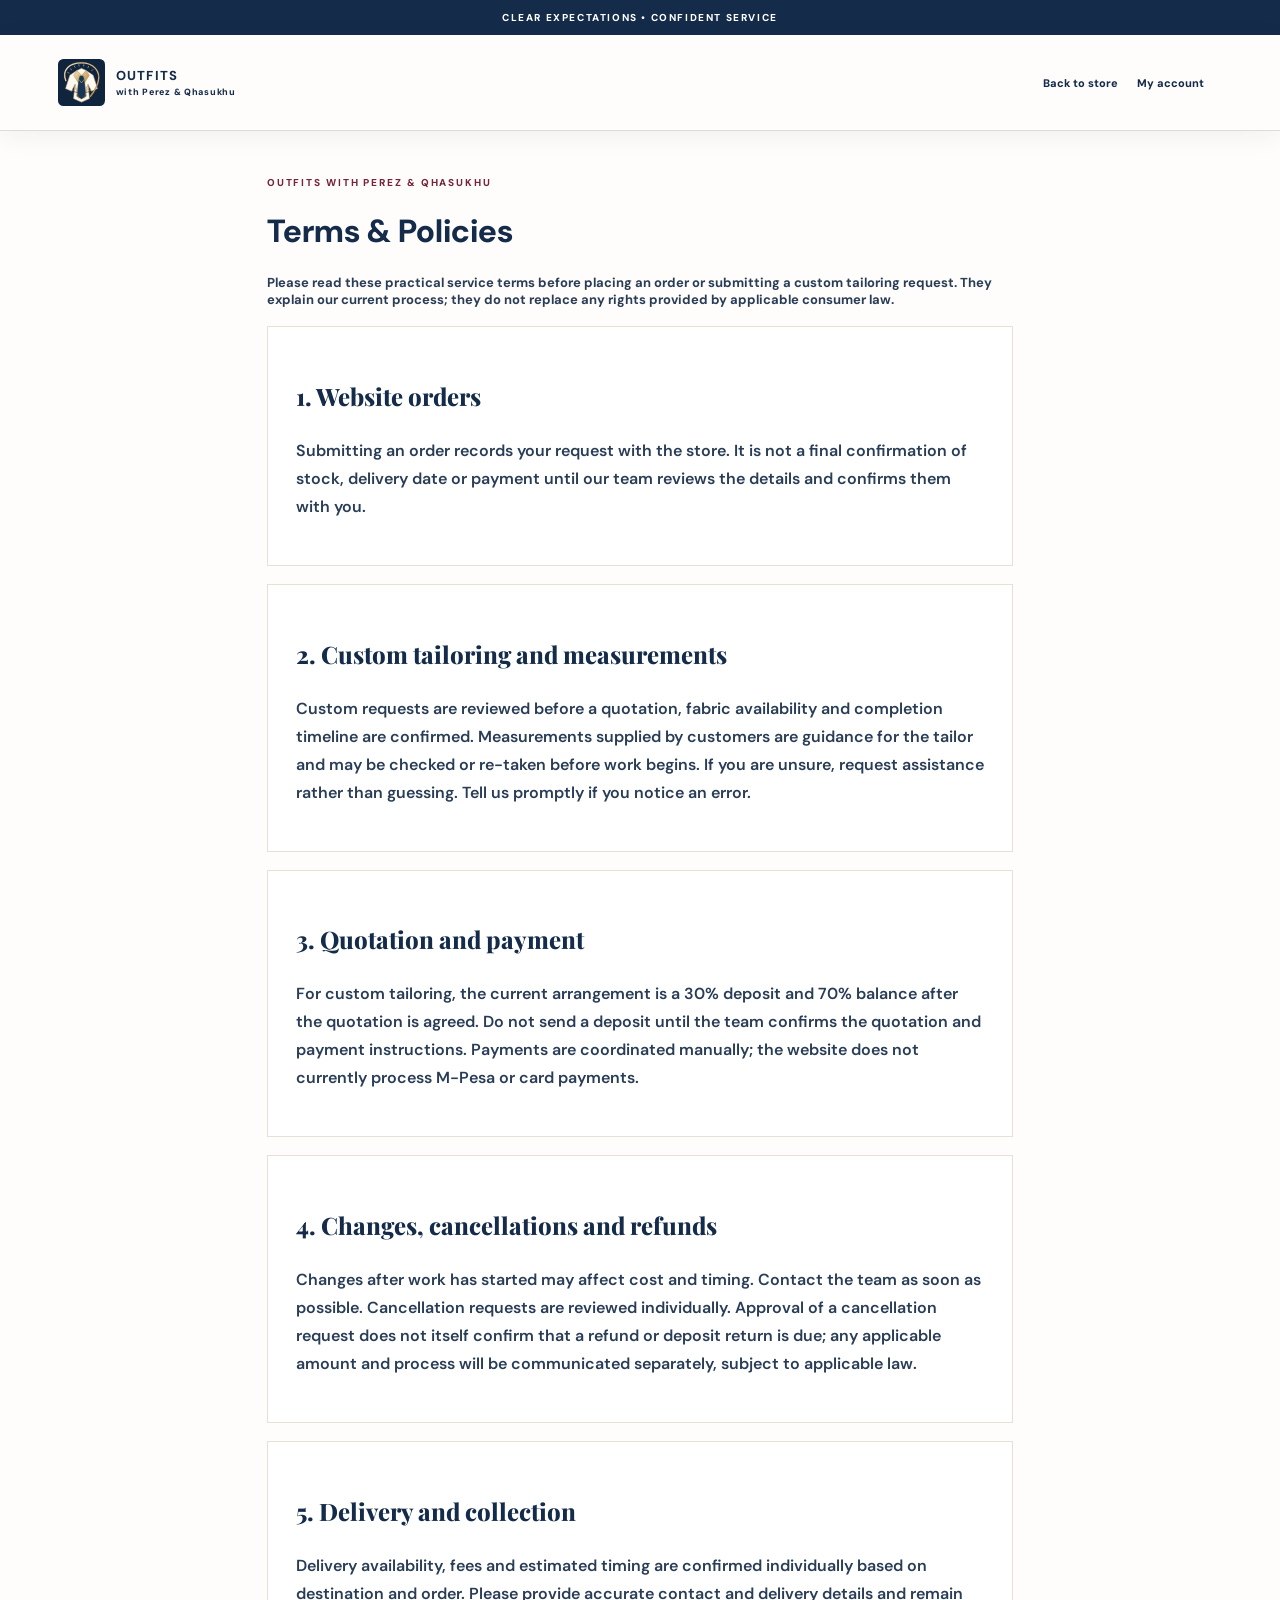
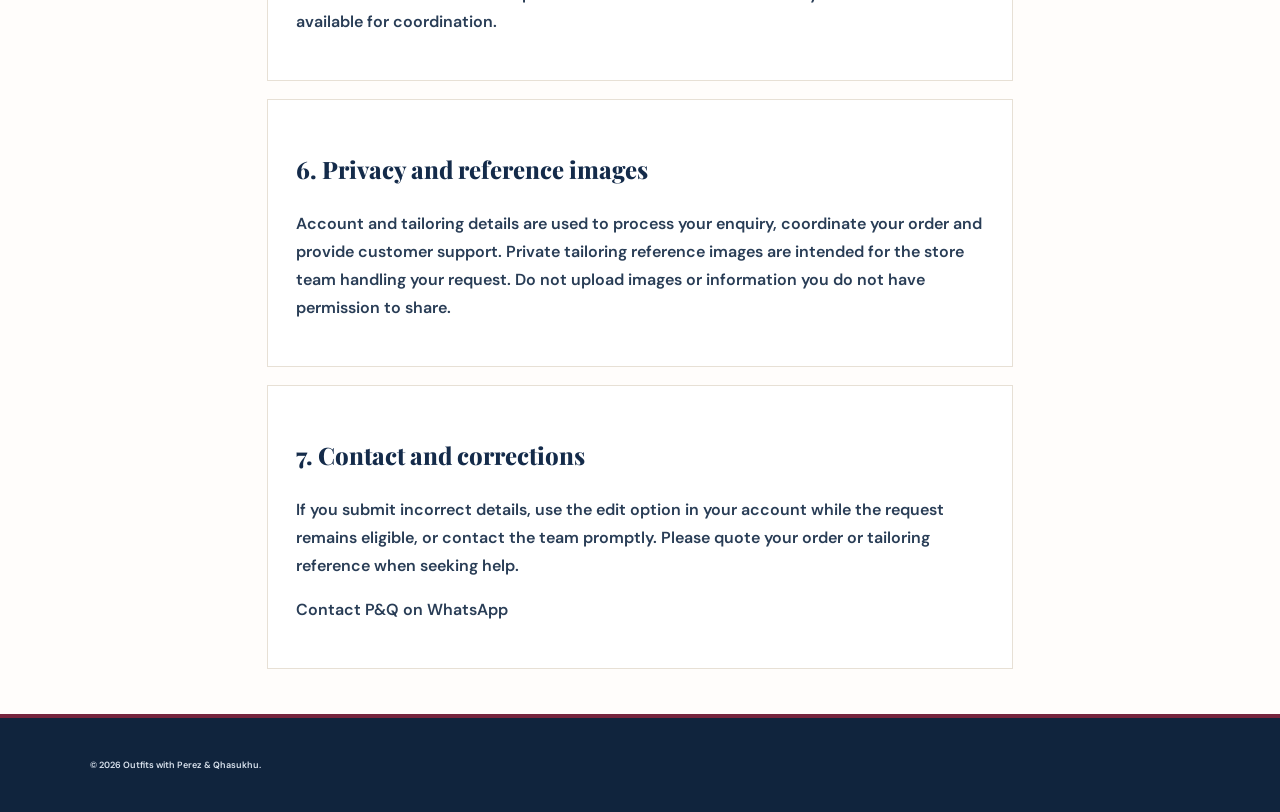
<file: terms.html>
<!doctype html>
<html lang="en"><head><meta charset="utf-8"><meta name="viewport" content="width=device-width,initial-scale=1"><title>Terms & Policies | Outfits with Perez & Qhasukhu</title><link rel="stylesheet" href="styles.css"><style>.terms-wrap{max-width:900px;margin:45px auto;padding:0 6vw}.terms-card{background:#fff;border:1px solid #e7e0d5;padding:28px;margin:18px 0;line-height:1.75}.terms-card h2{font-family:'Playfair Display';font-weight:500}.terms-card li{margin:8px 0}.terms-note{color:#666;font-size:13px}</style></head><body><div class="announcement">CLEAR EXPECTATIONS • CONFIDENT SERVICE</div><header class="site-header"><a class="brand" href="index.html"><img class="brand-logo" src="logo.svg" alt="P/Q logo"><span><strong>OUTFITS</strong><small>with Perez & Qhasukhu</small></span></a><nav><a href="index.html">Back to store</a><a href="account.html">My account</a></nav></header><main class="terms-wrap"><p class="eyebrow">OUTFITS WITH PEREZ & QHASUKHU</p><h1>Terms & Policies</h1><p class="terms-note">Please read these practical service terms before placing an order or submitting a custom tailoring request. They explain our current process; they do not replace any rights provided by applicable consumer law.</p>
<section class="terms-card"><h2>1. Website orders</h2><p>Submitting an order records your request with the store. It is not a final confirmation of stock, delivery date or payment until our team reviews the details and confirms them with you.</p></section>
<section class="terms-card"><h2>2. Custom tailoring and measurements</h2><p>Custom requests are reviewed before a quotation, fabric availability and completion timeline are confirmed. Measurements supplied by customers are guidance for the tailor and may be checked or re-taken before work begins. If you are unsure, request assistance rather than guessing. Tell us promptly if you notice an error.</p></section>
<section class="terms-card"><h2>3. Quotation and payment</h2><p>For custom tailoring, the current arrangement is a 30% deposit and 70% balance after the quotation is agreed. Do not send a deposit until the team confirms the quotation and payment instructions. Payments are coordinated manually; the website does not currently process M-Pesa or card payments.</p></section>
<section class="terms-card"><h2>4. Changes, cancellations and refunds</h2><p>Changes after work has started may affect cost and timing. Contact the team as soon as possible. Cancellation requests are reviewed individually. Approval of a cancellation request does not itself confirm that a refund or deposit return is due; any applicable amount and process will be communicated separately, subject to applicable law.</p></section>
<section class="terms-card"><h2>5. Delivery and collection</h2><p>Delivery availability, fees and estimated timing are confirmed individually based on destination and order. Please provide accurate contact and delivery details and remain available for coordination.</p></section>
<section class="terms-card"><h2>6. Privacy and reference images</h2><p>Account and tailoring details are used to process your enquiry, coordinate your order and provide customer support. Private tailoring reference images are intended for the store team handling your request. Do not upload images or information you do not have permission to share.</p></section>
<section class="terms-card"><h2>7. Contact and corrections</h2><p>If you submit incorrect details, use the edit option in your account while the request remains eligible, or contact the team promptly. Please quote your order or tailoring reference when seeking help.</p><p><a href="https://wa.me/254799281744" target="_blank" rel="noopener">Contact P&Q on WhatsApp</a></p></section></main><footer><p>© 2026 Outfits with Perez & Qhasukhu.</p></footer></body></html>
</file>
<file: styles.css>
@import url('https://fonts.googleapis.com/css2?family=DM+Sans:wght@400;500;600;700&family=Playfair+Display:ital,wght@0,500;0,600;1,500;1,600&display=swap');
:root{--ink:#142338;--muted:#6e6e72;--cream:#f6f2ea;--paper:#fffdf8;--gold:#b69252;--line:#e7e0d5;--white:#fff;--shadow:0 22px 60px rgba(16,17,19,.11)}
*{box-sizing:border-box}html{scroll-behavior:smooth}body{margin:0;background:var(--paper);color:var(--ink);font-family:"DM Sans",Arial,sans-serif}a{text-decoration:none;color:inherit}button,input{font:inherit}.announcement{background:var(--ink);color:#fff;text-align:center;font-size:11px;letter-spacing:.12em;padding:9px;text-transform:uppercase}.site-header{height:82px;display:flex;align-items:center;padding:0 5vw;border-bottom:1px solid var(--line);background:rgba(255,253,248,.94);backdrop-filter:blur(14px);position:sticky;top:0;z-index:30}.brand{display:flex;align-items:center;gap:11px;margin-right:auto}.brand-logo{width:47px;height:47px;object-fit:contain;flex:0 0 auto}.brand strong{display:block;font-size:13px;letter-spacing:.14em}.brand small{display:block;color:var(--muted);font-size:9px;letter-spacing:.08em;margin-top:2px}.site-header nav{display:flex;gap:25px;margin-right:25px}.site-header nav a{font-size:12px;color:#454549}.site-header nav a:hover{color:var(--gold)}.cart-btn,.menu-btn{border:0;background:transparent;cursor:pointer}.cart-btn{font-size:12px;font-weight:700}.cart-btn span{display:inline-grid;place-items:center;background:var(--ink);color:#fff;width:21px;height:21px;border-radius:50%;margin-left:5px;font-size:10px}.menu-btn{display:none;font-size:23px}.hero{min-height:650px;display:grid;grid-template-columns:1fr 1fr;padding:80px 8vw 60px;gap:30px;overflow:hidden;background:linear-gradient(115deg,#f6f2ea 0%,#fffdf8 56%,#ece7dc 100%)}.eyebrow{font-size:10px;font-weight:700;letter-spacing:.19em;color:var(--gold);margin:0 0 16px}.hero h1,.tailoring h2,.about h2,.contact h2{font-family:"Playfair Display",serif;font-weight:500;font-size:clamp(47px,6vw,82px);line-height:.98;margin:0}.hero h1 em,.tailoring h2 em{color:var(--gold);font-weight:500}.hero-text{max-width:540px;color:#5d5c60;line-height:1.75;margin:25px 0}.hero-actions{display:flex;align-items:center;gap:25px;margin:28px 0}.btn{display:inline-flex;align-items:center;justify-content:center;border:1px solid transparent;padding:14px 22px;text-transform:uppercase;letter-spacing:.13em;font-size:10px;font-weight:700;cursor:pointer}.btn-dark{background:var(--ink);color:#fff}.btn-light{background:#fff;color:var(--ink)}.text-link{font-size:11px;font-weight:700;border-bottom:1px solid currentColor;padding-bottom:3px}.hero-proof{display:flex;gap:17px;flex-wrap:wrap;color:#737177;font-size:10px}.hero-art{position:relative;min-height:480px;background:linear-gradient(135deg,rgba(20,35,56,.08),rgba(198,163,101,.12));border-radius:3px}.hero-card{position:absolute;background:#d9d2c5;box-shadow:var(--shadow);overflow:hidden}.hero-card span{position:absolute;bottom:17px;left:18px;color:#fff;font-size:10px;letter-spacing:.15em;font-weight:700;text-shadow:0 2px 10px #000}.card-a{width:53%;height:76%;right:7%;top:4%;transform:rotate(3deg);background:linear-gradient(180deg,rgba(20,35,56,.02),rgba(20,35,56,.45)),url("https://images.unsplash.com/photo-1594938298603-c8148c4dae35?auto=format&fit=crop&w=900&q=85") center/cover}.card-b{width:50%;height:69%;left:8%;bottom:2%;transform:rotate(-5deg);background:linear-gradient(180deg,rgba(20,35,56,.02),rgba(20,35,56,.4)),url("https://images.unsplash.com/photo-1598554747436-c9293d6a588f?auto=format&fit=crop&w=900&q=85") center/cover}.gold-orb{width:170px;height:170px;border-radius:50%;border:1px solid var(--gold);position:absolute;right:-35px;bottom:20px}.silhouette{display:none;position:absolute;inset:10% 18% 0;background:linear-gradient(180deg,#444,#111);border-radius:48% 48% 4% 4%;opacity:.8}.female{inset:7% 25% 0;border-radius:45% 45% 2% 2%;background:linear-gradient(180deg,#514a43,#191817)}.silhouette:before{content:"";position:absolute;width:30%;aspect-ratio:1;border-radius:50%;background:#8c8173;left:35%;top:-7%}.trust-strip{display:grid;grid-template-columns:repeat(4,1fr);border-bottom:1px solid var(--line);border-top:1px solid var(--line);background:#fff;padding:24px 8vw}.trust-strip div{display:flex;align-items:center;gap:15px;border-right:1px solid var(--line);padding-left:25px}.trust-strip div:first-child{padding-left:0}.trust-strip div:last-child{border:0}.trust-strip b{font-family:"Playfair Display";color:var(--gold);font-size:19px}.trust-strip span{font-size:12px;font-weight:600}.trust-strip small{display:block;color:var(--muted);font-size:9px;margin-top:3px;font-weight:400}.section{padding:95px 8vw}.section-head{display:flex;align-items:end;justify-content:space-between;margin-bottom:35px}.section h2{font-family:"Playfair Display";font-size:46px;font-weight:500;margin:0}.category-grid{display:grid;grid-template-columns:1.1fr 1.1fr .8fr;gap:14px}.category-tile{height:310px;border:0;color:#fff;text-align:left;padding:27px;display:flex;flex-direction:column;justify-content:end;cursor:pointer;background-size:cover;background-position:center;position:relative;overflow:hidden}.category-tile:before{content:"";position:absolute;inset:0;background:linear-gradient(transparent 35%,rgba(0,0,0,.72))}.category-tile>*{position:relative}.category-tile span{font-family:"Playfair Display";font-size:30px}.category-tile small{font-size:10px;letter-spacing:.08em;margin-top:5px}.men{background:linear-gradient(135deg,#777267,#252525)}.women{background:linear-gradient(135deg,#b8aa97,#3e3834)}.accessories{background:linear-gradient(135deg,#9d875f,#171615)}.shop-section{padding-top:20px}.shop-tools{display:flex;justify-content:space-between;align-items:center;gap:20px;margin-bottom:30px}.filters{display:flex;gap:8px;flex-wrap:wrap}.filter{border:1px solid var(--line);background:transparent;padding:9px 13px;font-size:10px;cursor:pointer}.filter.active{background:var(--ink);color:#fff;border-color:var(--ink)}.search{border-bottom:1px solid var(--ink);display:flex;align-items:center;gap:7px;width:230px;padding:6px 0}.search input{border:0;outline:0;background:transparent;width:100%;font-size:11px}.product-grid{display:grid;grid-template-columns:repeat(3,1fr);gap:20px}.product-card{position:relative}.product-image{height:360px;background:#e7e0d5;position:relative;overflow:hidden}.product-image img{width:100%;height:100%;object-fit:cover}.product-image .placeholder{height:100%;display:grid;place-items:center;color:#91897e;font-family:"Playfair Display";font-size:42px}.badge{position:absolute;left:12px;top:12px;background:#fff;padding:6px 9px;font-size:8px;font-weight:700;letter-spacing:.1em}.quick{position:absolute;right:12px;bottom:12px;border:0;background:#fff;padding:10px 13px;font-size:9px;font-weight:700;cursor:pointer;opacity:0;transform:translateY(5px);transition:.2s}.product-card:hover .quick{opacity:1;transform:none}.product-info{padding:14px 2px}.product-info h3{font-family:"Playfair Display";font-size:21px;font-weight:500;margin:0 0 5px}.product-meta{display:flex;justify-content:space-between;align-items:center;color:var(--muted);font-size:10px}.price{color:var(--ink);font-weight:700}.empty-state{text-align:center;padding:60px;color:var(--muted)}.tailoring{margin:0 8vw 90px;padding:75px 7vw;background:var(--ink);color:#fff;display:grid;grid-template-columns:1fr 1fr;gap:80px}.tailoring .eyebrow{color:#d1b477}.tailoring-copy>p{color:#c9c8c6;line-height:1.8;margin-top:0}.tailoring ol{list-style:none;padding:0;margin:28px 0}.tailoring li{border-top:1px solid #3b3c3e;padding:18px 0}.tailoring li b{display:block;font-size:12px}.tailoring li span{display:block;color:#9d9d9f;font-size:10px;margin-top:5px}.about{display:grid;grid-template-columns:1fr 2fr;gap:80px;align-items:center;background:var(--cream)}.about-number{font-family:"Playfair Display";font-size:150px;color:var(--gold);opacity:.55}.about p:not(.eyebrow):not(.quote){max-width:680px;line-height:1.8;color:#626166}.quote{font-family:"Playfair Display";font-style:italic;font-size:25px}.contact{padding:80px 8vw;display:grid;grid-template-columns:1fr 1fr;gap:60px;align-items:end}.contact h2{font-size:50px}.contact p:not(.eyebrow){color:var(--muted);line-height:1.7}.contact-cards{display:grid;grid-template-columns:1fr 1fr;gap:10px}.contact-cards a{border:1px solid var(--line);padding:20px;background:#fff}.contact-cards a:last-child{grid-column:span 2;background:var(--ink);color:#fff}.contact-cards small{display:block;color:var(--gold);font-size:8px;letter-spacing:.13em;margin-bottom:7px}.contact-cards strong{font-size:13px}footer{background:#111;color:#aaa;padding:35px 8vw;display:flex;align-items:center;justify-content:space-between;gap:20px;font-size:9px}footer a{color:#fff}.footer-brand{display:flex;gap:11px;align-items:center}.footer-logo{width:42px;height:42px;object-fit:contain}.payment-note{font-size:10px;line-height:1.5;color:var(--muted);margin:10px 0 0;text-align:center}.footer-brand strong,.footer-brand small{display:block}.footer-brand strong{font-size:10px;color:#fff;letter-spacing:.08em}.footer-brand small{font-size:7px;margin-top:3px}.modal-backdrop{position:fixed;inset:0;background:rgba(0,0,0,.65);z-index:70;display:grid;place-items:center;padding:20px}.modal{background:var(--paper);max-width:820px;width:100%;display:grid;grid-template-columns:1fr 1fr;position:relative}.modal-close{position:absolute;right:14px;top:12px;border:0;background:#fff;border-radius:50%;width:30px;height:30px;cursor:pointer;z-index:2}.modal-photo{min-height:450px;background:#e7e0d5}.modal-photo img{width:100%;height:100%;object-fit:cover}.modal-copy{padding:50px 38px}.modal-copy h2{font-family:"Playfair Display";font-size:38px;font-weight:500;margin:0 0 8px}.modal-copy p{color:var(--muted);line-height:1.7;font-size:12px}.size-row{display:flex;gap:7px;flex-wrap:wrap;margin:20px 0}.size-row button{background:#fff;border:1px solid var(--line);padding:8px 12px;cursor:pointer;font-size:10px}.size-row button.selected{background:var(--ink);color:#fff}.modal-actions{display:flex;gap:8px}.cart-drawer{position:fixed;right:0;top:0;height:100vh;width:min(420px,94vw);background:var(--paper);z-index:80;transform:translateX(105%);transition:.3s;display:flex;flex-direction:column;box-shadow:-20px 0 60px rgba(0,0,0,.15)}.cart-drawer.open{transform:none}.drawer-head{display:flex;justify-content:space-between;align-items:center;padding:24px;border-bottom:1px solid var(--line)}.drawer-head h3{font-family:"Playfair Display";font-size:27px;font-weight:500;margin:0}.drawer-head button{border:0;background:transparent;font-size:27px;cursor:pointer}.drawer-items{overflow:auto}.cart-row{display:grid;grid-template-columns:70px 1fr auto;gap:12px;padding:15px 24px;border-bottom:1px solid var(--line);align-items:center}.cart-thumb{height:75px;background:#e7e0d5}.cart-thumb img{width:100%;height:100%;object-fit:cover}.cart-row h4{margin:0;font-family:"Playfair Display";font-size:16px;font-weight:500}.cart-row small{color:var(--muted);font-size:9px}.qty{display:flex;gap:7px;align-items:center;margin-top:7px}.qty button{border:1px solid var(--line);background:#fff;width:23px;height:23px;cursor:pointer}.drawer-foot{margin-top:auto;padding:20px 24px;border-top:1px solid var(--line)}.drawer-foot>div{display:flex;justify-content:space-between;margin-bottom:15px}.drawer-foot span{font-size:11px;color:var(--muted)}.drawer-foot strong{font-size:16px}.full{width:100%}.clear-btn{border:0;background:transparent;font-size:9px;color:var(--muted);display:block;margin:12px auto;cursor:pointer}.drawer-overlay{position:fixed;inset:0;background:rgba(0,0,0,.35);z-index:75}.drawer-overlay[hidden],.modal-backdrop[hidden]{display:none!important}
@media(max-width:900px){.site-header nav{display:none;position:absolute;left:0;right:0;top:82px;background:var(--paper);padding:20px 6vw;border-bottom:1px solid var(--line);flex-direction:column}.site-header nav.open{display:flex}.menu-btn{display:block;margin-left:15px;order:2}.cart-btn{order:3}.hero{grid-template-columns:1fr;padding:60px 7vw 35px}.hero-art{min-height:410px}.trust-strip{grid-template-columns:1fr 1fr;gap:20px}.trust-strip div:nth-child(2){border:0}.category-grid{grid-template-columns:1fr}.product-grid{grid-template-columns:1fr 1fr}.tailoring,.about,.contact{grid-template-columns:1fr;gap:35px}.about-number{font-size:90px}.contact-cards{grid-template-columns:1fr}.contact-cards a:last-child{grid-column:auto}.modal{grid-template-columns:1fr}.modal-photo{min-height:300px}.modal-copy{padding:30px}.shop-tools{align-items:flex-start;flex-direction:column}.search{width:100%}}
@media(max-width:550px){.site-header{height:72px}.site-header nav{top:72px}.brand strong{font-size:11px}.hero{min-height:auto}.hero h1{font-size:49px}.hero-art{min-height:350px}.card-a{width:56%;height:74%}.card-b{width:55%;height:65%}.trust-strip{grid-template-columns:1fr}.trust-strip div{border:0!important;padding-left:0}.section{padding:65px 6vw}.section h2{font-size:38px}.product-grid{grid-template-columns:1fr}.product-image{height:400px}.tailoring{margin:0 5vw 60px;padding:50px 8vw}.contact{padding:65px 6vw}footer{align-items:flex-start;flex-direction:column}.hero-actions{align-items:flex-start;flex-direction:column;gap:15px}}

/* Brand refresh: clearer hierarchy, reliable contrast and visible controls */
.btn{min-height:44px;line-height:1.35;text-align:center;text-decoration:none}.btn-dark{background:#142338!important;color:#fff!important;border-color:#142338!important}.btn-dark:hover{background:#213956!important}.btn:focus-visible,button:focus-visible,a:focus-visible,input:focus-visible{outline:3px solid #c6a365;outline-offset:3px}.brand strong{letter-spacing:.1em}.hero{background:linear-gradient(115deg,#f6f2ea 0%,#fffdf8 56%,#e9e1d3 100%)}.hero-card{border:5px solid rgba(255,253,248,.9)}.hero-card span{background:rgba(20,35,56,.78);padding:9px 11px;left:12px;bottom:12px}.quick{opacity:1;transform:none;border:1px solid rgba(20,35,56,.12);color:#142338}.category-tile{background-size:cover!important}.men{background-image:linear-gradient(135deg,rgba(20,35,56,.2),rgba(20,35,56,.8)),url("https://images.unsplash.com/photo-1594938298603-c8148c4dae35?auto=format&fit=crop&w=1000&q=80")!important}.women{background-image:linear-gradient(135deg,rgba(20,35,56,.08),rgba(20,35,56,.7)),url("https://images.unsplash.com/photo-1598554747436-c9293d6a588f?auto=format&fit=crop&w=1000&q=80")!important}.accessories{background-image:linear-gradient(135deg,rgba(20,35,56,.25),rgba(20,35,56,.8)),url("https://images.unsplash.com/photo-1618354691373-d851c5c3a990?auto=format&fit=crop&w=1000&q=80")!important}

/* Website checkout form */
.checkout-form{border-top:1px solid var(--line);margin-top:16px;padding-top:16px;display:grid;gap:12px;max-height:52vh;overflow:auto}.checkout-form[hidden]{display:none}.checkout-form h4{font-family:"Playfair Display",serif;font-size:22px;font-weight:500;margin:0}.checkout-form label{display:grid;gap:5px;font-size:10px;font-weight:700;color:var(--ink)}.checkout-form input,.checkout-form textarea{width:100%;border:1px solid #d8d0c4;background:#fff;padding:10px;font:12px "DM Sans",Arial,sans-serif;border-radius:0}.checkout-form textarea{resize:vertical}.checkout-form button{width:100%}.checkout-form .payment-note{margin:0;text-align:left}.checkout-form [type=submit]:disabled{opacity:.65;cursor:wait}

/* V13 editorial, regional, FAQ and review sections */
.regional{background:#142338;color:#fff;text-align:center;padding-top:80px;padding-bottom:80px}.regional .eyebrow{color:#c6a365}.regional h2{font-family:"Playfair Display",serif;font-weight:500;font-size:clamp(34px,5vw,54px)}.regional h2 em{color:#d9bd86}.regional p:not(.eyebrow){max-width:760px;margin:18px auto;color:#d4d7dc;line-height:1.8;font-size:14px}.region-list{margin-top:25px;color:#e4c98e;letter-spacing:.08em;font-size:11px;line-height:2}.reviews-section{background:#f7f4ee}.review-grid{display:grid;grid-template-columns:repeat(3,minmax(0,1fr));gap:16px}.review-card{background:#fff;border:1px solid #e6dfd3;padding:22px}.review-card p{font-family:"Playfair Display",serif;font-size:18px;line-height:1.6;color:#34363a}.review-card b,.review-card small{display:block}.review-card small{margin-top:5px;color:#777;font-size:10px}.review-stars{color:#b18b4d;letter-spacing:3px}.faq-section{background:#fff}.faq-grid{display:grid;grid-template-columns:1fr 1fr;gap:10px 24px;margin:25px 0}.faq-grid details{border-top:1px solid #ded6c9;padding:17px 0}.faq-grid summary{cursor:pointer;font-weight:600;font-size:13px;color:#17283f}.faq-grid details p{font-size:12px;color:#68686b;line-height:1.7}.faq-assistant{max-width:680px;background:#f6f2ea;border:1px solid #e6dfd3;padding:22px;display:grid;gap:10px}.faq-assistant label{font-size:11px}.faq-assistant input{padding:12px;border:1px solid #d8d0c4;font:inherit}.faq-assistant .btn{justify-self:start}.faq-assistant .muted{margin:0;line-height:1.6}.review-form{border-top:1px solid #e8e1d8;margin-top:15px;padding-top:12px;display:grid;gap:7px}.review-form textarea{width:100%;padding:9px;border:1px solid #ddd5ca;font:inherit}.review-form button{justify-self:start;padding:8px 12px;border:1px solid #c6a365;background:#fff;cursor:pointer;font-size:11px}
@media(max-width:700px){.review-grid,.faq-grid{grid-template-columns:1fr}.regional{padding-left:6vw;padding-right:6vw}}

/* V16: P&Q combined wordmark and elevated editorial storefront */
.site-header .brand-full{min-width:210px;max-width:270px;}
.site-header .brand-full .brand-logo{display:block;width:100%;height:auto;max-height:58px;object-fit:contain;}
.hero{background:linear-gradient(112deg,#f5f0e7 0%,#fffdf8 54%,#e7dfd1 100%);}
.hero-copy{align-self:center;max-width:650px;}
.hero h1{letter-spacing:-.035em;}
.hero-art{isolation:isolate;box-shadow:0 25px 70px rgba(20,35,56,.08);}
.hero-card{border:7px solid rgba(255,253,248,.88);}
.footer-wordmark{width:min(310px,72vw);height:auto;object-fit:contain;}
.footer-brand{display:flex;align-items:center;}
@media(max-width:900px){.site-header .brand-full{max-width:235px;}.site-header .brand-full .brand-logo{max-height:52px;}}
@media(max-width:550px){.site-header{padding:0 4vw;}.site-header .brand-full{max-width:190px;min-width:0;}.site-header .brand-full .brand-logo{max-height:46px;}.hero{padding-top:48px;}}


/* P&Q Signature Homepage — navy, ivory and champagne gold */
:root{--ink:#10243d;--gold:#c6a365;--cream:#f5f1e8;--paper:#fffdf8}
.announcement{background:#0b1c31;color:#e8d3a1;padding:11px 14px;font-size:10px;letter-spacing:.16em}
.site-header{height:96px;padding:0 4.5vw;background:#fffdf8;border-bottom:1px solid #e8dfcf;box-shadow:0 5px 24px rgba(12,29,49,.06)}
.site-header .brand-full{min-width:255px;max-width:330px;margin-right:34px}
.site-header .brand-full .brand-logo{width:100%;height:auto;max-height:76px;object-fit:contain}
.site-header nav{gap:clamp(12px,1.55vw,23px);margin-right:18px;align-items:center}
.site-header nav a{font-size:11px;font-weight:600;color:#25364b;white-space:nowrap}
.site-header nav a:hover{color:#a77c3b}
.cart-btn{font-size:11px;color:#10243d}
.cart-btn span{background:#c6a365;color:#10243d}
.hero{min-height:610px;grid-template-columns:1.02fr .98fr;align-items:center;padding:68px 7vw 62px;gap:4vw;background:radial-gradient(circle at 82% 15%,rgba(198,163,101,.18),transparent 28%),linear-gradient(125deg,#0b1c31 0%,#142d4a 58%,#0b1c31 100%);color:#fff}
.hero-copy{position:relative;z-index:2;max-width:650px}
.hero .eyebrow{color:#dfc58e;letter-spacing:.2em}
.hero h1{font-size:clamp(54px,6.2vw,88px);line-height:.98;color:#fff;letter-spacing:-.045em}
.hero h1 em{color:#dfc58e}
.hero-text{max-width:560px;color:#e0e3e8;font-size:14px;line-height:1.85;margin:26px 0}
.hero-actions{gap:13px;flex-wrap:wrap;margin:30px 0}
.btn-gold{background:linear-gradient(135deg,#e3cc98,#bd914d);color:#10243d;border-color:#d6b879}
.btn-gold:hover{background:#f0dcae}
.btn-outline-light{background:transparent;color:#fff;border-color:rgba(255,255,255,.65)}
.btn-outline-light:hover{background:rgba(255,255,255,.1)}
.hero-proof{color:#e8dfce;gap:12px 22px;font-size:10px}
.hero-art{min-height:470px;background:transparent;box-shadow:none;border:1px solid rgba(220,190,133,.35);border-radius:2px}
.hero-card{border:8px solid #f8f4eb;box-shadow:0 24px 60px rgba(0,0,0,.35)}
.card-a{width:58%;height:82%;right:4%;top:2%;transform:rotate(2.5deg);background-image:linear-gradient(180deg,rgba(11,28,49,.02),rgba(11,28,49,.36)),url("https://images.unsplash.com/photo-1594938298603-c8148c4dae35?auto=format&fit=crop&w=1000&q=90")}
.card-b{width:51%;height:68%;left:2%;bottom:1%;transform:rotate(-4deg);background-image:linear-gradient(180deg,rgba(11,28,49,.02),rgba(11,28,49,.3)),url("https://images.unsplash.com/photo-1598554747436-c9293d6a588f?auto=format&fit=crop&w=1000&q=90")}
.hero-card span{background:#10243d;color:#f2d9a4;border:1px solid rgba(220,190,133,.45)}
.gold-orb{border-color:#d3b477;opacity:.7}
.trust-strip{background:#fffdf8;padding:25px 7vw;border-bottom:1px solid #e8dfcf}
.trust-strip div{border-color:#e8dfcf}
.trust-strip b{color:#b18b4d}
.section{padding:88px 7vw}
.section-head{margin-bottom:32px}
.section .eyebrow,.eyebrow{color:#ad874b}
.section h2{color:#10243d}
.category-tile{box-shadow:0 12px 30px rgba(16,36,61,.12)}
.shop-section{background:#fffdf8;padding-top:48px}
.filter.active{background:#10243d;border-color:#10243d}
.tailoring{background:linear-gradient(125deg,#0b1c31,#183452);border:1px solid #c6a365;box-shadow:0 20px 55px rgba(16,36,61,.15)}
.tailoring .eyebrow{color:#e1c58b}
.tailoring h2 em{color:#e1c58b}
.about{background:#f4efe5}
.regional{background:#0b1c31}
.reviews-section{background:#f7f4ee}
.contact{background:#fffdf8}
footer{background:#08182b;border-top:3px solid #c6a365;padding:32px 7vw}
.footer-wordmark{width:min(340px,72vw);max-height:78px}
@media(max-width:1100px){
 .site-header{padding:0 3vw}
 .site-header .brand-full{min-width:210px;max-width:245px;margin-right:16px}
 .site-header nav{gap:11px}
 .site-header nav a{font-size:10px}
}
@media(max-width:900px){
 .site-header{height:84px;padding:0 5vw}
 .site-header .brand-full{min-width:0;max-width:270px;margin-right:auto}
 .site-header .brand-full .brand-logo{max-height:66px}
 .site-header nav{top:84px;background:#fffdf8;padding:22px 6vw;box-shadow:0 15px 25px rgba(0,0,0,.08)}
 .site-header nav a{font-size:13px;padding:5px 0}
 .hero{grid-template-columns:1fr;padding:58px 7vw 48px;gap:34px}
 .hero-copy{max-width:720px}
 .hero-art{min-height:440px;width:100%;max-width:650px;margin:auto}
}
@media(max-width:550px){
 .announcement{font-size:8px;letter-spacing:.1em;padding:9px 7px}
 .site-header{height:76px;padding:0 4vw}
 .site-header .brand-full{max-width:220px}
 .site-header .brand-full .brand-logo{max-height:58px}
 .site-header nav{top:76px}
 .hero{padding:48px 6vw 38px;min-height:0}
 .hero h1{font-size:clamp(48px,13vw,64px)}
 .hero-text{font-size:13px}
 .hero-art{min-height:350px}
 .hero-proof{font-size:9px}
 .section{padding:64px 6vw}
 footer{padding:28px 6vw}
}

.product-rating{margin-top:7px;font-size:11px;color:#9a773f;letter-spacing:.02em;min-height:15px}.product-rating[aria-label]{display:block}

/* P&Q creator credit */
.footer-credit{display:inline-block;margin-top:7px;color:#c9c1b4;line-height:1.7}.footer-credit strong{color:#fff;font-weight:600}


/* P&Q public storefront refresh — dashboards intentionally excluded */
:root{
  --ink:#111111;
  --muted:#292929;
  --cream:#f4efe6;
  --paper:#fffefa;
  --gold:#b1843e;
  --line:#ded5c8;
  --white:#ffffff;
  --shadow:0 22px 60px rgba(17,17,17,.12);
}
body{color:#111;background:#fffefa;font-weight:600}
p,li,small,label,summary,.muted,.payment-note,.product-meta,.hero-text,
.tailoring-copy>p,.tailoring li span,.about p:not(.eyebrow):not(.quote),
.contact p:not(.eyebrow),.regional p:not(.eyebrow),.faq-grid details p,
.terms-note{color:#222;font-weight:600}
h1,h2,h3,h4,h5,h6,.section h2,.hero h1,.tailoring h2,.about h2,
.contact h2,.modal-copy h2,.drawer-head h3,.product-info h3,
.cart-row h4,.terms-card h2{
  color:#101010;
  font-weight:800!important;
}
.hero h1 em,.tailoring h2 em,.regional h2 em{color:#101010;font-weight:800}
.eyebrow{color:#80591f;font-weight:800}
.announcement{background:#111;color:#fff;font-weight:800}
.site-header{background:rgba(255,254,250,.97);border-bottom:1px solid #d9cbb7}
.site-header nav a,.cart-btn,.brand strong,.brand small{color:#111;font-weight:800}
.site-header nav a:hover,.text-link:hover{color:#7a2635}
.cart-btn span{background:#111;color:#fff}
.hero{background:linear-gradient(115deg,#f4efe6 0%,#fffefa 58%,#eee5d7 100%)}
.hero-text,.hero-proof{color:#222;font-weight:700}
.hero-proof span{font-weight:800}
.btn{font-weight:800}
.btn-dark{background:#111!important;color:#fff!important;border-color:#111!important}
.btn-dark:hover{background:#333!important}
.btn-gold{background:linear-gradient(135deg,#e5ce9e,#c39a59);color:#111;border-color:#bd9553}
.btn-outline-light{background:#fffefa;color:#111;border-color:#111}
.btn-outline-light:hover{background:#f0e7d8}
.trust-strip{background:#fffefa}
.trust-strip b{font-family:"DM Sans",Arial,sans-serif;color:#111;font-weight:800}
.trust-strip span,.trust-strip small{color:#222;font-weight:700}
.section{background:#fffefa}
.section h2{color:#111}
.category-tile{border:1px solid rgba(17,17,17,.14)}
.category-tile span,.category-tile small{color:#fff;font-weight:800}
.filter{color:#111;border-color:#cfc3b2;font-weight:800}
.filter.active{background:#111;color:#fff;border-color:#111}
.search{border-color:#111}
.search input{color:#111;font-weight:700}
.product-image{background:#eee7dc}
.product-info h3{font-family:"DM Sans",Arial,sans-serif;color:#111;font-weight:800!important}
.product-meta,.price,.product-rating{color:#111;font-weight:800}
.badge,.quick{color:#111;font-weight:800}
.tailoring{
  background:linear-gradient(125deg,#f0e7d8,#fbf8f1);
  color:#111;border:1px solid #c9a66b;
  box-shadow:0 20px 55px rgba(17,17,17,.09)
}
.tailoring .eyebrow{color:#80591f}
.tailoring h2,.tailoring h2 em{color:#111}
.tailoring-copy>p,.tailoring li span{color:#222}
.tailoring li{border-color:#d8cbb8}
.tailoring li b{color:#111;font-size:13px;font-weight:800}
.tailoring .btn-light{background:#111;color:#fff;border-color:#111;font-weight:800}
.about{background:#f4efe6}
.about-number{color:#9a7135;opacity:.8}
.about p:not(.eyebrow):not(.quote){color:#222;font-weight:700}
.quote{color:#111;font-weight:800}
.regional{background:#eee5d7;color:#111;border-top:1px solid #d7c7ae;border-bottom:1px solid #d7c7ae}
.regional .eyebrow,.regional h2,.regional h2 em,.regional p:not(.eyebrow),.region-list{color:#111}
.regional h2{font-weight:800}
.region-list{font-weight:800;letter-spacing:.08em}
.reviews-section{background:#f8f4ed}
.review-card{background:#fffefa;border:1px solid #d9cdbd}
.review-card p,.review-card b,.review-card small{color:#111;font-weight:700}
.review-stars{color:#80591f}
.faq-section{background:#fffefa}
.faq-grid summary,.faq-assistant b,.faq-assistant label{color:#111;font-weight:800}
.faq-grid details p,.faq-assistant .muted{color:#222;font-weight:600}
.faq-assistant{background:#f4efe6;border-color:#d9cbb7}
.faq-assistant input{color:#111;font-weight:700}
.contact{background:#fffefa}
.contact-cards a{background:#f7f2e9;border-color:#d8cbb8;color:#111}
.contact-cards a:last-child{background:#e6d3ae;color:#111;border-color:#c5a36c}
.contact-cards small,.contact-cards strong{color:#111;font-weight:800}
footer{background:#111;color:#fff}
footer p,footer a,.footer-credit{color:#fff;font-weight:700}
.footer-credit strong{color:#fff;font-weight:900}
.modal,.cart-drawer{background:#fffefa;color:#111}
.modal-copy h2,.modal-copy p,.drawer-head h3,.cart-row h4,.drawer-foot strong{color:#111;font-weight:800}
.modal-copy p,.cart-row small,.drawer-foot span{color:#222;font-weight:600}
.size-row button,.qty button{color:#111;font-weight:800}
.payment-note{color:#222;font-weight:700}
.terms-card{background:#fffefa;border-color:#d9cbb7}
.terms-card h2{font-weight:800!important}
.terms-note{color:#222!important;font-weight:700}
@media(max-width:900px){
 .site-header nav{background:#fffefa}
}


/* P&Q public storefront palette refinement: navy + maroon */
:root{
  --ink:#142b4a;
  --muted:#46566b;
  --cream:#f3edf0;
  --paper:#fffdfb;
  --gold:#b18a54;
  --line:#e3d8dc;
  --white:#fff;
  --shadow:0 22px 60px rgba(20,43,74,.13);
}
body{color:#142b4a;background:#fffdfb}
.announcement{background:#142b4a;color:#fff}
.site-header{background:rgba(255,253,251,.97);border-bottom-color:#e3d8dc}
.site-header nav a,.cart-btn,.brand strong,.brand small{color:#142b4a}
.site-header nav a:hover,.text-link:hover{color:#76243d}
.cart-btn span{background:#76243d;color:#fff}
.hero{background:linear-gradient(115deg,#f3edf0 0%,#fffdfb 58%,#e8edf4 100%)}
h1,h2,h3,h4,h5,h6,.section h2,.hero h1,.tailoring h2,.about h2,
.contact h2,.modal-copy h2,.drawer-head h3,.product-info h3,
.cart-row h4,.terms-card h2{color:#142b4a}
.hero h1 em,.tailoring h2 em,.regional h2 em{color:#76243d}
.eyebrow{color:#76243d}
.hero-text,.hero-proof,p,li,small,label,summary,.muted,.payment-note,
.product-meta,.about p:not(.eyebrow):not(.quote),
.contact p:not(.eyebrow),.faq-grid details p,.terms-note{color:#293d56}
.btn-dark{background:#142b4a!important;border-color:#142b4a!important;color:#fff!important}
.btn-dark:hover{background:#76243d!important;border-color:#76243d!important}
.btn-gold{background:#76243d;color:#fff;border-color:#76243d}
.btn-gold:hover{background:#5d1b30;color:#fff}
.btn-outline-light{background:transparent;color:#142b4a;border-color:#142b4a}
.btn-outline-light:hover{background:#142b4a;color:#fff}
.trust-strip{background:#fffdfb;border-color:#e3d8dc}
.trust-strip b{color:#76243d}
.trust-strip span,.trust-strip small{color:#293d56}
.section{background:#fffdfb}
.category-tile{border-color:rgba(20,43,74,.2)}
.filter{color:#142b4a;border-color:#c9d1dc}
.filter.active{background:#76243d;color:#fff;border-color:#76243d}
.search{border-color:#142b4a}
.search input{color:#142b4a}
.product-image{background:#e8edf4}
.product-info h3,.product-meta,.price{color:#142b4a}
.product-rating,.review-stars{color:#76243d}
.badge{background:#fff;color:#142b4a}
.quick{background:#76243d;color:#fff}
.tailoring{
 background:linear-gradient(125deg,#142b4a,#203d61);
 color:#fff;border:1px solid #a9875a;
 box-shadow:0 20px 55px rgba(20,43,74,.18)
}
.tailoring .eyebrow{color:#e7c9d2}
.tailoring h2,.tailoring h2 em{color:#fff}
.tailoring-copy>p,.tailoring li span{color:#e1e8f0}
.tailoring li{border-color:rgba(255,255,255,.2)}
.tailoring li b{color:#fff}
.tailoring .btn-light{background:#76243d;color:#fff;border-color:#76243d}
.tailoring .btn-light:hover{background:#5d1b30}
.about{background:#f3edf0}
.about-number{color:#76243d;opacity:.82}
.about p:not(.eyebrow):not(.quote){color:#293d56}
.quote{color:#76243d}
.regional{
 background:#76243d;color:#fff;
 border-top:1px solid #5d1b30;border-bottom:1px solid #5d1b30
}
.regional .eyebrow,.regional h2,.regional h2 em,
.regional p:not(.eyebrow),.region-list{color:#fff}
.reviews-section{background:#f3edf0}
.review-card{background:#fffdfb;border-color:#e0d3d9}
.review-card p,.review-card b{color:#142b4a}
.review-card small{color:#526176}
.faq-section{background:#fffdfb}
.faq-grid summary,.faq-assistant b,.faq-assistant label{color:#142b4a}
.faq-grid details p,.faq-assistant .muted{color:#293d56}
.faq-grid details{border-color:#e3d8dc}
.faq-assistant{background:#f3edf0;border-color:#e0d3d9}
.faq-assistant input{color:#142b4a;border-color:#c9b9c1}
.contact{background:#fffdfb}
.contact-cards a{background:#f3edf0;border-color:#dfd2d9;color:#142b4a}
.contact-cards a:last-child{background:#76243d;border-color:#76243d;color:#fff}
.contact-cards small,.contact-cards strong{color:inherit}
footer{
 background:#10243d;
 border-top:4px solid #76243d;
 color:#fff;
}
footer p{color:#dbe4ef;font-weight:600}
footer a{color:#f0cbd6;font-weight:800}
footer a:hover{color:#fff}
.footer-credit{color:#e4c58f;font-weight:700}
.footer-credit strong{color:#f0cbd6;font-weight:900}
.footer-brand strong{color:#fff}
.footer-brand small{color:#cbd7e5}
.modal,.cart-drawer{background:#fffdfb;color:#142b4a}
.modal-copy h2,.drawer-head h3,.cart-row h4,.drawer-foot strong{color:#142b4a}
.modal-copy p,.cart-row small,.drawer-foot span{color:#293d56}
.size-row button,.qty button{color:#142b4a}
.payment-note{color:#46566b}
.terms-card{background:#fffdfb;border-color:#e0d3d9}
.terms-card h2{color:#142b4a}
.terms-note{color:#293d56!important}
@media(max-width:900px){.site-header nav{background:#fffdfb}}


/* P&Q homepage refresh: warm brown, caramel and ivory — dashboards excluded */
.public-homepage{
  --home-brown:#563522;
  --home-deep:#352116;
  --home-mid:#795238;
  --home-caramel:#bd8a55;
  --home-cream:#f7f0e7;
  --home-paper:#fffaf4;
  --home-ink:#241b16;
  --home-muted:#5b4a3d;
  background:var(--home-paper);
  color:var(--home-ink);
}
.public-homepage .announcement{background:var(--home-deep);color:#fff4e8}
.public-homepage .site-header{background:rgba(255,250,244,.98);border-bottom:1px solid #e4d5c5}
.public-homepage .site-header nav a,
.public-homepage .cart-btn,
.public-homepage .brand strong,
.public-homepage .brand small{color:var(--home-brown)}
.public-homepage .site-header nav a:hover{color:var(--home-caramel)}
.public-homepage .cart-btn span{background:var(--home-brown);color:#fff}
.public-homepage .hero{background:linear-gradient(118deg,#ead9c7 0%,#f8f0e7 55%,#d8b99c 100%)}
.public-homepage h1,.public-homepage h2,.public-homepage h3,
.public-homepage h4,.public-homepage h5,.public-homepage h6,
.public-homepage .section h2,.public-homepage .hero h1,
.public-homepage .tailoring h2,.public-homepage .about h2,
.public-homepage .contact h2{color:var(--home-deep)}
.public-homepage .hero h1 em,
.public-homepage .tailoring h2 em,
.public-homepage .regional h2 em{color:var(--home-mid)}
.public-homepage .eyebrow{color:#80512f}
.public-homepage p,.public-homepage li,.public-homepage small,
.public-homepage label,.public-homepage summary,
.public-homepage .muted,.public-homepage .hero-text,
.public-homepage .hero-proof,.public-homepage .product-meta,
.public-homepage .about p:not(.eyebrow):not(.quote),
.public-homepage .contact p:not(.eyebrow),
.public-homepage .faq-grid details p{color:var(--home-muted)}
.public-homepage .btn-dark{background:var(--home-deep)!important;border-color:var(--home-deep)!important;color:#fff!important}
.public-homepage .btn-dark:hover{background:var(--home-mid)!important;border-color:var(--home-mid)!important}
.public-homepage .btn-gold{background:var(--home-brown);border-color:var(--home-brown);color:#fff}
.public-homepage .btn-gold:hover{background:var(--home-mid);color:#fff}
.public-homepage .btn-outline-light{color:var(--home-brown);border-color:var(--home-brown)}
.public-homepage .btn-outline-light:hover{background:var(--home-brown);color:#fff}
.public-homepage .trust-strip,.public-homepage .section,
.public-homepage .shop-section,.public-homepage .contact{background:var(--home-paper);border-color:#e4d5c5}
.public-homepage .trust-strip b,.public-homepage .product-rating,
.public-homepage .review-stars{color:var(--home-mid)}
.public-homepage .category-tile{border-color:#d7c0aa}
.public-homepage .filter{color:var(--home-brown);border-color:#d7c0aa}
.public-homepage .filter.active{background:var(--home-brown);border-color:var(--home-brown);color:#fff}
.public-homepage .search{border-color:#a98a70}
.public-homepage .search input{color:var(--home-deep)}
.public-homepage .product-image{background:#eee2d5}
.public-homepage .product-info h3,.public-homepage .product-meta,
.public-homepage .price{color:var(--home-deep)}
.public-homepage .quick{background:var(--home-brown);color:#fff}
.public-homepage .tailoring{background:linear-gradient(125deg,#4a2c1c,#70482f);border:1px solid #bd8a55;color:#fff}
.public-homepage .tailoring .eyebrow{color:#edc99f}
.public-homepage .tailoring h2,.public-homepage .tailoring h2 em{color:#fff}
.public-homepage .tailoring-copy>p,.public-homepage .tailoring li span{color:#f2e5d8}
.public-homepage .tailoring li{border-color:rgba(255,255,255,.2)}
.public-homepage .tailoring li b{color:#fff}
.public-homepage .tailoring .btn-light{background:#bd8a55;color:#24170f;border-color:#bd8a55}
.public-homepage .about,.public-homepage .reviews-section{background:#f1e6da}
.public-homepage .about-number{color:#9a6842}
.public-homepage .quote{color:#70482f}
.public-homepage .regional{background:#795238;color:#fff;border-color:#563522}
.public-homepage .regional .eyebrow,.public-homepage .regional h2,
.public-homepage .regional h2 em,.public-homepage .regional p:not(.eyebrow),
.public-homepage .region-list{color:#fff}
.public-homepage .review-card{background:#fffaf4;border-color:#e1d0bf}
.public-homepage .review-card p,.public-homepage .review-card b{color:#352116}
.public-homepage .review-card small{color:#795f4d}
.public-homepage .faq-section{background:#fffaf4}
.public-homepage .faq-grid summary,.public-homepage .faq-assistant b,
.public-homepage .faq-assistant label{color:#352116}
.public-homepage .faq-grid details{border-color:#e4d5c5}
.public-homepage .faq-assistant{background:#f1e6da;border-color:#ddc7b3}
.public-homepage .faq-assistant input{color:#352116;border-color:#c9ad94}
.public-homepage .contact-cards a{background:#f1e6da;border-color:#d8c1ab;color:#352116}
.public-homepage .contact-cards a:last-child{background:#795238;border-color:#795238;color:#fff}
.public-homepage footer{background:#2e1c13;border-top:4px solid #bd8a55;color:#fff}
.public-homepage footer p{color:#e9d8c8;font-weight:600}
.public-homepage footer a{color:#f0bd86;font-weight:800}
.public-homepage footer a:hover{color:#fff}
.public-homepage footer .footer-credit{color:#d8b58f;font-weight:700}
.public-homepage footer .footer-credit strong{color:#fff0d8;font-weight:900}
.public-homepage footer .footer-brand{color:#fff}
.public-homepage footer .footer-logo{filter:none}
.public-homepage .modal,.public-homepage .cart-drawer{background:#fffaf4;color:#352116}
.public-homepage .modal-copy h2,.public-homepage .drawer-head h3,
.public-homepage .cart-row h4,.public-homepage .drawer-foot strong{color:#352116}
.public-homepage .modal-copy p,.public-homepage .cart-row small,
.public-homepage .drawer-foot span{color:#5b4a3d}
.public-homepage .terms-card{background:#fffaf4;border-color:#e4d5c5}
@media(max-width:900px){.public-homepage .site-header nav{background:#fffaf4}}


/* Correction: keep the established navy + maroon site palette; brown only in the top hero display */
.public-homepage{background:#fffdfb;color:#142b4a}
.public-homepage .announcement{background:#142b4a;color:#fff}
.public-homepage .site-header{background:rgba(255,253,251,.97);border-bottom-color:#e3d8dc}
.public-homepage .site-header nav a,.public-homepage .cart-btn,
.public-homepage .brand strong,.public-homepage .brand small{color:#142b4a}
.public-homepage .site-header nav a:hover{color:#76243d}
.public-homepage .cart-btn span{background:#76243d;color:#fff}

/* The only brown area is the large top/hero display */
.public-homepage .hero{
 background:linear-gradient(118deg,#4a2d20 0%,#795238 55%,#bd8a55 100%);
 color:#fff;
}
.public-homepage .hero h1,.public-homepage .hero h1 em{color:#fff}
.public-homepage .hero .eyebrow{color:#f0d5b8}
.public-homepage .hero .hero-text,.public-homepage .hero .hero-proof{color:#f7eee6}
.public-homepage .hero .btn-gold{background:#bd8a55;border-color:#bd8a55;color:#24170f}
.public-homepage .hero .btn-outline-light{background:transparent;color:#fff;border-color:#fff}
.public-homepage .hero .btn-outline-light:hover{background:#fff;color:#563522}

/* Restore maroon and navy across the rest of the public website */
.public-homepage h1,.public-homepage h2,.public-homepage h3,
.public-homepage h4,.public-homepage h5,.public-homepage h6,
.public-homepage .section h2,.public-homepage .tailoring h2,
.public-homepage .about h2,.public-homepage .contact h2{color:#142b4a}
.public-homepage .eyebrow{color:#76243d}
.public-homepage p,.public-homepage li,.public-homepage small,
.public-homepage label,.public-homepage summary,.public-homepage .muted,
.public-homepage .product-meta,.public-homepage .about p:not(.eyebrow):not(.quote),
.public-homepage .contact p:not(.eyebrow),.public-homepage .faq-grid details p{color:#293d56}
.public-homepage .btn-dark{background:#142b4a!important;border-color:#142b4a!important;color:#fff!important}
.public-homepage .btn-dark:hover{background:#76243d!important;border-color:#76243d!important}
.public-homepage .btn-gold{background:#76243d;border-color:#76243d;color:#fff}
.public-homepage .btn-outline-light{color:#142b4a;border-color:#142b4a}
.public-homepage .trust-strip,.public-homepage .section,
.public-homepage .shop-section,.public-homepage .contact,
.public-homepage .faq-section{background:#fffdfb;border-color:#e3d8dc}
.public-homepage .trust-strip b,.public-homepage .product-rating,
.public-homepage .review-stars{color:#76243d}
.public-homepage .trust-strip span,.public-homepage .trust-strip small{color:#293d56}
.public-homepage .category-tile{border-color:rgba(20,43,74,.2)}
.public-homepage .filter{color:#142b4a;border-color:#c9d1dc}
.public-homepage .filter.active{background:#76243d;border-color:#76243d;color:#fff}
.public-homepage .search{border-color:#142b4a}
.public-homepage .search input{color:#142b4a}
.public-homepage .product-image{background:#e8edf4}
.public-homepage .product-info h3,.public-homepage .price{color:#142b4a}
.public-homepage .quick{background:#76243d;color:#fff}
.public-homepage .tailoring{background:linear-gradient(125deg,#142b4a,#203d61);border:1px solid #a9875a;color:#fff}
.public-homepage .tailoring .eyebrow{color:#e7c9d2}
.public-homepage .tailoring h2,.public-homepage .tailoring h2 em{color:#fff}
.public-homepage .tailoring-copy>p,.public-homepage .tailoring li span{color:#e1e8f0}
.public-homepage .tailoring li{border-color:rgba(255,255,255,.2)}
.public-homepage .tailoring li b{color:#fff}
.public-homepage .tailoring .btn-light{background:#76243d;color:#fff;border-color:#76243d}
.public-homepage .about,.public-homepage .reviews-section{background:#f3edf0}
.public-homepage .about-number{color:#76243d}
.public-homepage .quote{color:#76243d}
.public-homepage .regional{background:#76243d;color:#fff;border-color:#5d1b30}
.public-homepage .regional .eyebrow,.public-homepage .regional h2,
.public-homepage .regional h2 em,.public-homepage .regional p:not(.eyebrow),
.public-homepage .region-list{color:#fff}
.public-homepage .review-card{background:#fffdfb;border-color:#e0d3d9}
.public-homepage .review-card p,.public-homepage .review-card b{color:#142b4a}
.public-homepage .review-card small{color:#526176}
.public-homepage .faq-grid summary,.public-homepage .faq-assistant b,
.public-homepage .faq-assistant label{color:#142b4a}
.public-homepage .faq-grid details{border-color:#e3d8dc}
.public-homepage .faq-assistant{background:#f3edf0;border-color:#e0d3d9}
.public-homepage .faq-assistant input{color:#142b4a;border-color:#c9b9c1}
.public-homepage .contact-cards a{background:#f3edf0;border-color:#dfd2d9;color:#142b4a}
.public-homepage .contact-cards a:last-child{background:#76243d;border-color:#76243d;color:#fff}

/* Footer remains navy; non-logo text gets distinct, coordinated colours */
.public-homepage footer{background:#10243d;border-top:4px solid #76243d;color:#fff}
.public-homepage footer p{color:#dbe4ef;font-weight:600}
.public-homepage footer a{color:#f0cbd6;font-weight:800}
.public-homepage footer a:hover{color:#fff}
.public-homepage footer .footer-credit{color:#e4c58f;font-weight:700}
.public-homepage footer .footer-credit strong{color:#f0cbd6;font-weight:900}
.public-homepage footer .footer-brand{color:#fff}
.public-homepage footer .footer-logo{filter:none}
.public-homepage .modal,.public-homepage .cart-drawer{background:#fffdfb;color:#142b4a}
.public-homepage .modal-copy h2,.public-homepage .drawer-head h3,
.public-homepage .cart-row h4,.public-homepage .drawer-foot strong{color:#142b4a}
.public-homepage .modal-copy p,.public-homepage .cart-row small,
.public-homepage .drawer-foot span{color:#293d56}
.public-homepage .terms-card{background:#fffdfb;border-color:#e0d3d9}
.public-homepage .terms-card h2{color:#142b4a}
@media(max-width:900px){.public-homepage .site-header nav{background:#fffdfb}}


/* Footer-only adjustment: deep yellow background and black text; preserve logo artwork */
.public-homepage footer{
  background:#d6a300;
  border-top:4px solid #76243d;
  color:#111;
}
.public-homepage footer :where(p,a,span,strong,small,b,em){
  color:#111 !important;
  text-shadow:none;
}
.public-homepage footer a:hover{color:#352116 !important}
.public-homepage footer .footer-logo{
  filter:none !important;
}


/* Footer-only colour refinement: deep cream background, black text; preserve logo */
.public-homepage footer{
  background:#e8dcc8;
  border-top:4px solid #76243d;
  color:#111;
}
.public-homepage footer :where(p,a,span,strong,small,b,em){
  color:#111 !important;
  text-shadow:none;
}
.public-homepage footer a:hover{color:#563522 !important}
.public-homepage footer .footer-logo{filter:none !important}


/* Customer review history: clear gold rating stars */
.review-status-rating{display:flex;align-items:center;gap:9px;margin:10px 0;color:#222;font-weight:700}
.review-status-stars{display:inline-flex;gap:2px;color:#d4d4d4;font-size:19px;line-height:1;letter-spacing:0}
.review-status-stars .is-filled{color:#d4a017;text-shadow:0 0 1px #9a6b00}
.review-status-rating>span:last-child{font-size:12px;color:#333}


/* Public storefront customer review stars: gold overrides older maroon palette rules */
.public-homepage .reviews-section .review-stars,
.public-homepage .review-card .review-stars{
  color:#d4a017 !important;
  text-shadow:0 0 1px #9a6b00;
}

/* P&Q inventory controls */
.stock-badge{display:inline-block;margin:7px 8px 0 0;padding:5px 8px;border-radius:5px;background:#edf2f7;color:#142b4a;font-size:11px;font-weight:700}.stock-badge.low{background:#fff0cf;color:#765000}.stock-badge.out{background:#f8e2e2;color:#8b2020}.product-card .quick:disabled{opacity:.55;cursor:not-allowed}

/* Public storefront catalogue refinements */
.catalog-refinements{display:flex;align-items:center;gap:14px;flex-wrap:wrap;margin-top:14px}
.catalog-sort{display:flex;align-items:center;gap:9px;color:#142b4a;font-size:12px;font-weight:800}
.catalog-sort select{min-width:190px;padding:11px 36px 11px 13px;border:1px solid #c9d1dc;border-radius:8px;background:#fffdfb;color:#142b4a;font:inherit;font-weight:700}
.stock-only{display:inline-flex;align-items:center;gap:8px;color:#142b4a;font-size:12px;font-weight:800;cursor:pointer}
.stock-only input{width:17px;height:17px;accent-color:#76243d}
.catalog-result-count{margin:13px 0 0;color:#526176;font-size:12px;font-weight:700}
@media(max-width:640px){.catalog-refinements{align-items:stretch}.catalog-sort{width:100%;justify-content:space-between}.catalog-sort select{flex:1;min-width:0}.stock-only{padding:5px 0}}


/* Saved favourites */
.favorite-btn{position:absolute;top:12px;right:12px;z-index:3;width:38px;height:38px;border:1px solid rgba(20,43,74,.16);border-radius:50%;background:#fff;color:#76243d;font-size:22px;line-height:1;cursor:pointer;box-shadow:0 3px 12px rgba(0,0,0,.1)}.favorite-btn.is-saved,.modal-favorite.is-saved{background:#76243d;color:#fff;border-color:#76243d}.filter[data-filter="Saved"]{color:#76243d;border-color:#76243d}.filter[data-filter="Saved"].active{background:#76243d;color:#fff}.filter[data-filter="Saved"] span{font-weight:700}.modal-favorite{margin:14px 0 18px;padding:10px 14px;border:1px solid #76243d;background:#fff;color:#76243d;font-size:11px;font-weight:700;cursor:pointer}.modal-favorite.is-saved{background:#76243d;color:#fff}@media(max-width:550px){.favorite-btn{width:42px;height:42px;font-size:24px}}


/* Product-specific customer reviews */
.quick-reviews{border-top:1px solid #e7e0d5;margin-top:18px;padding-top:14px;max-height:190px;overflow:auto}.quick-reviews-head{display:flex;justify-content:space-between;align-items:center;gap:8px;flex-wrap:wrap}.quick-reviews-head strong,.quick-reviews>strong{font-size:12px;color:#142b4a}.quick-reviews-head span{font-size:10px;color:#76243d;font-weight:700}.quick-review{padding:10px 0;border-bottom:1px solid #eee8df}.quick-review:last-child{border-bottom:0}.quick-review-stars{color:#d4a017;letter-spacing:2px;font-size:12px}.quick-review p{margin:5px 0!important;font-size:11px!important;line-height:1.55!important;color:#3f4145!important}.quick-review small{font-size:9px;color:#777}.no-product-reviews{font-size:11px!important;margin:8px 0!important;color:#777!important}


/* Recently viewed products */
.recently-viewed{margin:30px 0 8px;padding:22px;border:1px solid #dce2eb;border-radius:14px;background:#f5f7fa}.recently-viewed[hidden]{display:none}.recently-viewed-head{display:flex;align-items:flex-end;justify-content:space-between;gap:12px;margin-bottom:15px}.recently-viewed-head .eyebrow{margin:0 0 5px;font-size:10px}.recently-viewed-head h3{margin:0;color:#142b4a;font-size:20px}.recently-viewed-head>span{color:#657287;font-size:10px;font-weight:700}.recently-viewed-grid{display:grid;grid-template-columns:repeat(4,minmax(0,1fr));gap:10px}.recent-view-card{display:flex;align-items:center;gap:10px;min-width:0;padding:9px;border:1px solid #dce2eb;border-radius:10px;background:#fff;text-align:left;cursor:pointer;transition:transform .18s,border-color .18s}.recent-view-card:hover{transform:translateY(-2px);border-color:#76243d}.recent-view-thumb{display:grid;place-items:center;flex:0 0 54px;width:54px;height:58px;overflow:hidden;border-radius:7px;background:#e8edf4;color:#76243d;font-size:15px;font-weight:900}.recent-view-thumb img{width:100%;height:100%;object-fit:cover}.recent-view-copy{display:grid;gap:5px;min-width:0}.recent-view-copy strong{overflow:hidden;color:#142b4a;font-size:11px;line-height:1.35;text-overflow:ellipsis}.recent-view-copy small{color:#76243d;font-size:10px;font-weight:800}.recent-view-arrow{margin-left:auto;color:#76243d;font-size:16px}@media(max-width:760px){.recently-viewed-grid{grid-template-columns:repeat(2,minmax(0,1fr))}}@media(max-width:420px){.recently-viewed{padding:15px}.recently-viewed-head{align-items:flex-start;flex-direction:column}.recently-viewed-grid{grid-template-columns:1fr}}


/* Product sharing action */
.share-product-btn{background:#fff!important;color:#142b4a!important;border:1px solid #c9d1dc!important}.share-product-btn:hover{background:#f3edf0!important;border-color:#76243d!important;color:#76243d!important}


/* Storefront price range filter */
.price-range{display:flex;align-items:center;gap:9px;color:#142b4a;font-size:12px;font-weight:800}.price-range>span{display:flex;align-items:center;gap:7px}.price-range input{width:112px;min-width:0;padding:10px 9px;border:1px solid #c9d1dc;border-radius:8px;background:#fffdfb;color:#142b4a;font:inherit;font-weight:700}.price-range input:focus{outline:2px solid #76243d;outline-offset:1px}.clear-price-filter{padding:9px 12px;border:1px solid #76243d;border-radius:8px;background:#fff;color:#76243d;font-size:11px;font-weight:800;cursor:pointer}.clear-price-filter:hover{background:#76243d;color:#fff}@media(max-width:640px){.price-range{width:100%;justify-content:space-between}.price-range>span{flex:1}.price-range input{width:100%;max-width:140px}.clear-price-filter{align-self:flex-start}}


/* Storefront size selector */
.catalog-size-filter{display:flex;align-items:center;gap:8px;color:#142b4a;font-size:12px;font-weight:800}.catalog-size-filter select{min-width:112px;padding:10px 28px 10px 10px;border:1px solid #c9d1dc;border-radius:8px;background:#fffdfb;color:#142b4a;font:inherit;font-weight:700}.catalog-size-filter select:focus{outline:2px solid #76243d;outline-offset:1px}@media(max-width:640px){.catalog-size-filter{width:100%;justify-content:space-between}.catalog-size-filter select{flex:1;max-width:180px}}

/* Storefront catalogue pagination */
.catalog-pagination{display:flex;justify-content:center;align-items:center;flex-wrap:wrap;gap:7px;margin:28px auto 12px}.catalog-page-btn{min-width:38px;height:38px;padding:0 12px;border:1px solid #d7dce4;border-radius:7px;background:#fff;color:#142b4a;font:600 12px inherit;cursor:pointer}.catalog-page-btn:hover:not(:disabled),.catalog-page-btn.active{background:#142b4a;color:#fff;border-color:#142b4a}.catalog-page-btn:disabled{opacity:.4;cursor:not-allowed}.catalog-page-gap{padding:0 4px;color:#7a8492}@media(max-width:520px){.catalog-pagination{gap:5px}.catalog-page-btn{min-width:34px;height:36px;padding:0 9px}}

/* Storefront catalogue search action */
.public-homepage .shop-tools .search{display:flex;align-items:center;gap:9px;width:260px;min-height:38px;padding:5px 0;border-bottom:1px solid #142b4a}
.public-homepage .shop-tools .search>span{flex:0 0 auto}
.public-homepage .shop-tools .search input{flex:1;min-width:0}
.public-homepage .catalog-search-btn{flex:0 0 34px;width:34px;height:32px;border:1px solid #142b4a;background:transparent;color:#142b4a;display:grid;place-items:center;cursor:pointer;font-size:15px;line-height:1}
.public-homepage .catalog-search-btn:hover,.public-homepage .catalog-search-btn:focus-visible{background:#142b4a;color:#fff;outline:none}
@media(max-width:900px){.public-homepage .shop-tools .search{width:100%}}

/* Refined storefront search: single icon, clean outlined field, no brown focus line */
.public-homepage .shop-tools .search{box-sizing:border-box;display:flex;align-items:center;gap:10px;width:280px;min-height:44px;padding:4px 5px 4px 14px;border:1px solid #d8dde5!important;border-radius:8px;background:#fffdfb;box-shadow:0 1px 2px rgba(20,35,56,.04);transition:border-color .18s ease,box-shadow .18s ease}
.public-homepage .shop-tools .search:focus-within{border-color:#142b4a!important;box-shadow:0 0 0 3px rgba(20,43,74,.08)}
.public-homepage .shop-tools .search input{flex:1;min-width:0;width:auto;height:34px;padding:0;border:0!important;outline:none!important;box-shadow:none!important;background:transparent;color:#142b4a;font-size:12px;font-weight:500}
.public-homepage .shop-tools .search input::placeholder{color:#8a929e;font-weight:400}
.public-homepage .shop-tools .search input:focus,.public-homepage .shop-tools .search input:focus-visible{outline:none!important;border:0!important;box-shadow:none!important}
.public-homepage .catalog-search-btn{flex:0 0 36px;width:36px;height:36px;padding:0;border:0;border-radius:6px;background:#142b4a;color:#fff;display:grid;place-items:center;cursor:pointer;transition:background .18s ease,transform .18s ease}
.public-homepage .catalog-search-btn svg{width:17px;height:17px;fill:none;stroke:currentColor;stroke-width:2;stroke-linecap:round;stroke-linejoin:round}
.public-homepage .catalog-search-btn:hover{background:#203c60;transform:translateY(-1px)}
.public-homepage .catalog-search-btn:focus-visible{outline:2px solid #142b4a;outline-offset:2px}
@media(max-width:900px){.public-homepage .shop-tools .search{width:100%}}


/* P&Q email support links */
.contact-cards a{min-width:0}
.footer-support{display:flex;gap:16px;flex-wrap:wrap;align-items:center;justify-content:center}
.footer-support a{font-size:11px;font-weight:600;text-decoration:underline;text-underline-offset:4px}
@media(max-width:700px){.footer-support{gap:12px}}
</file>
